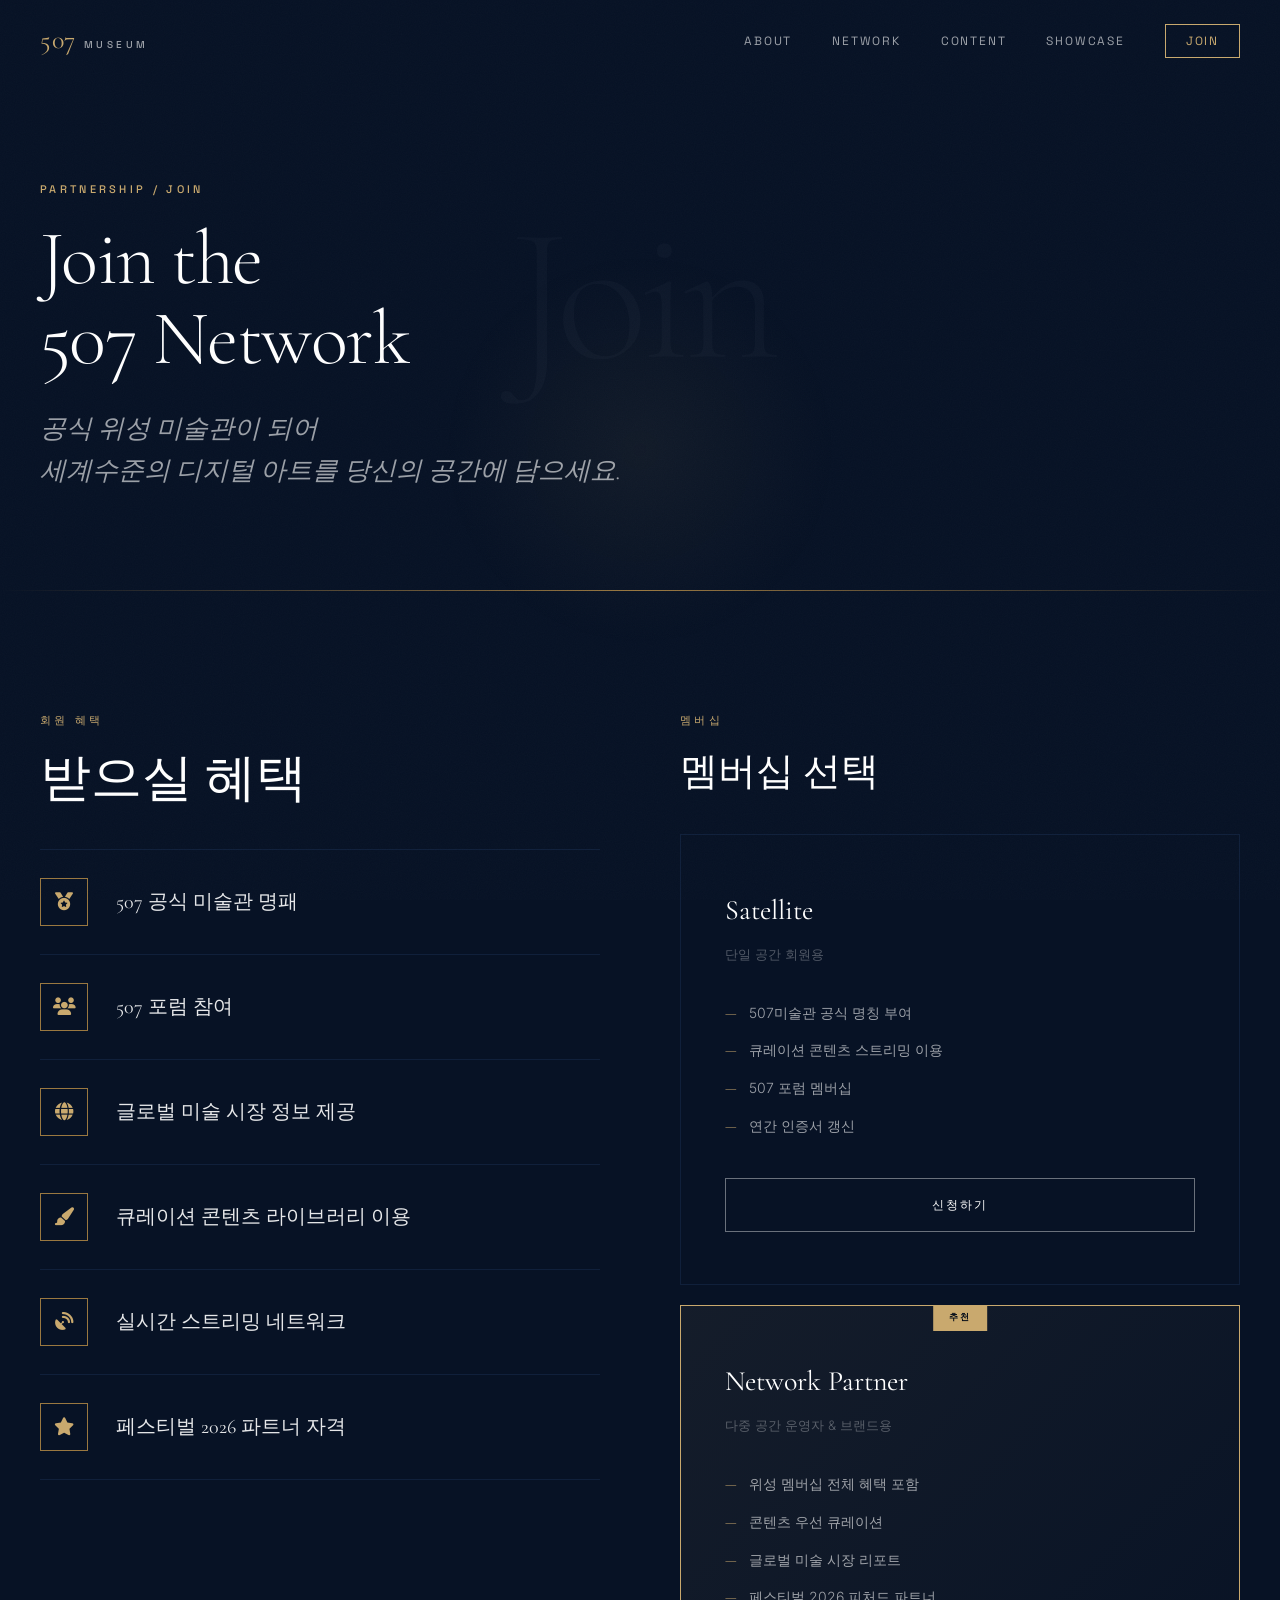
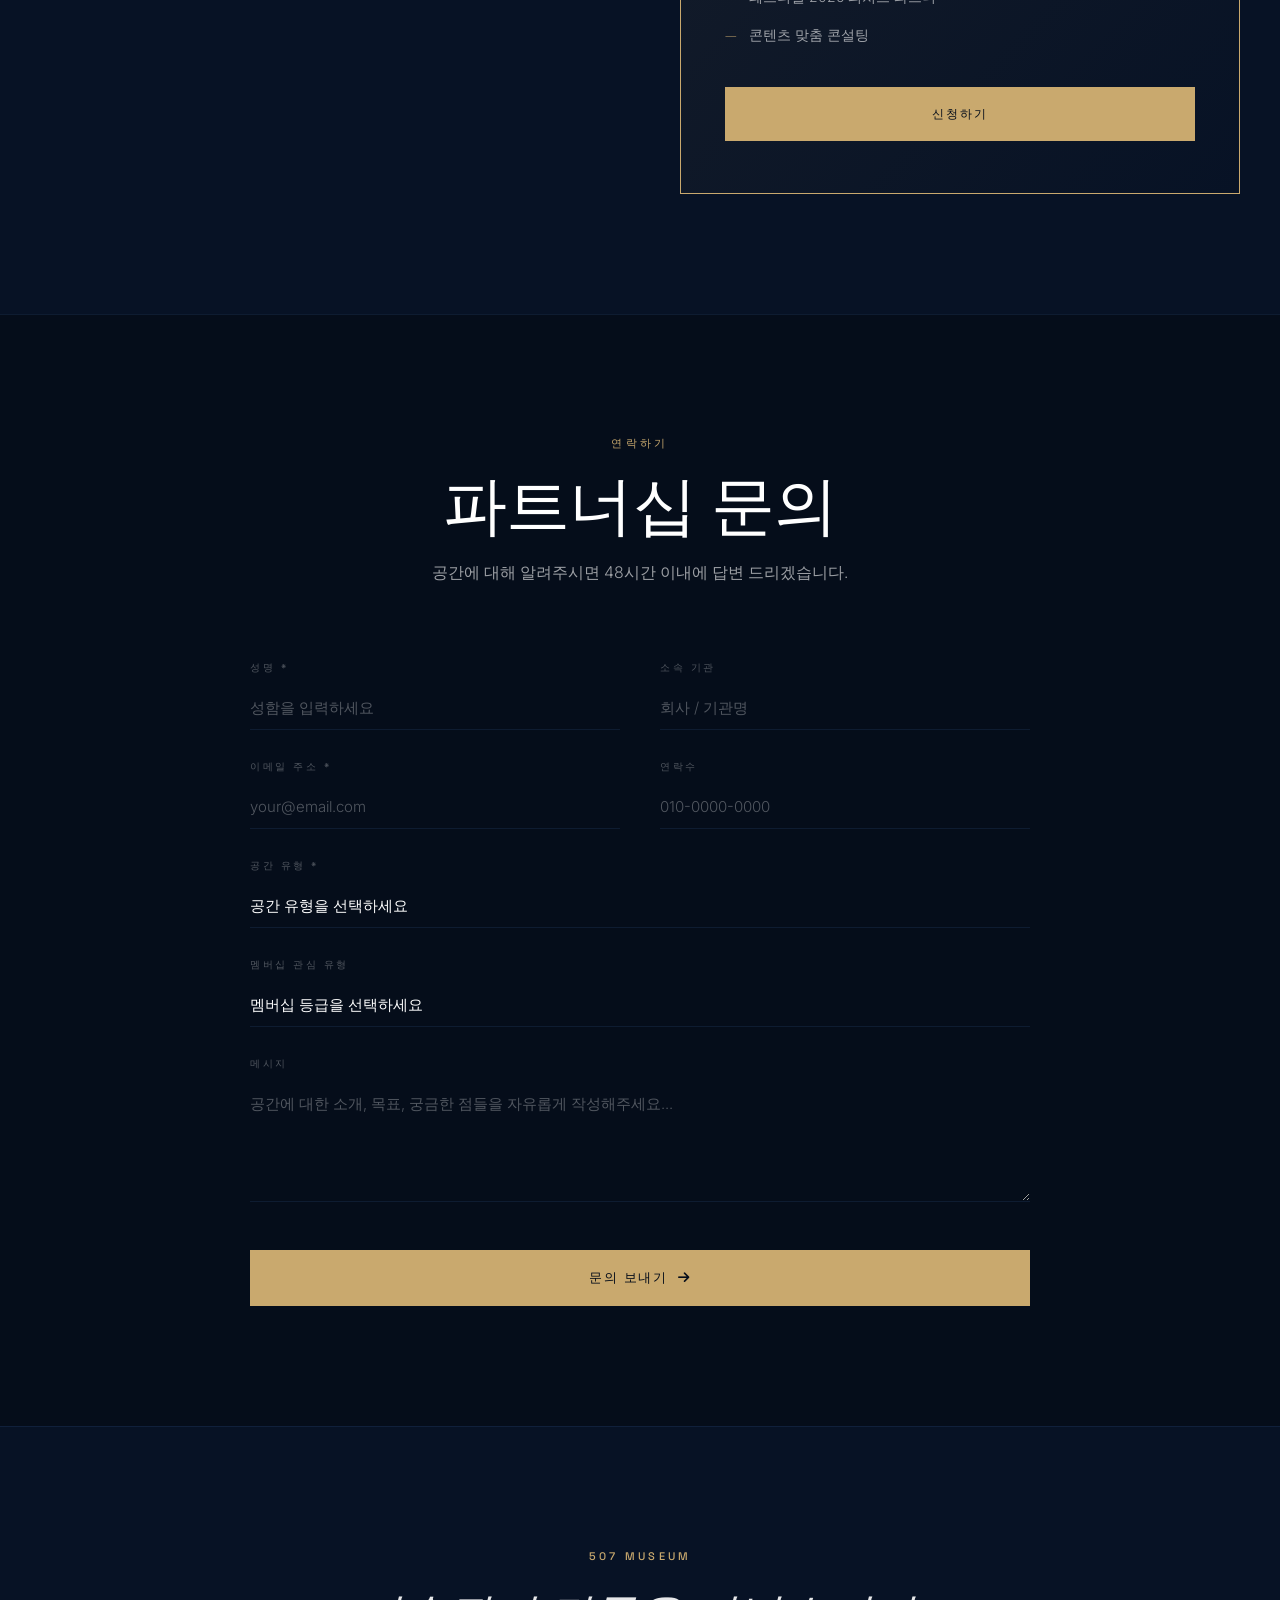
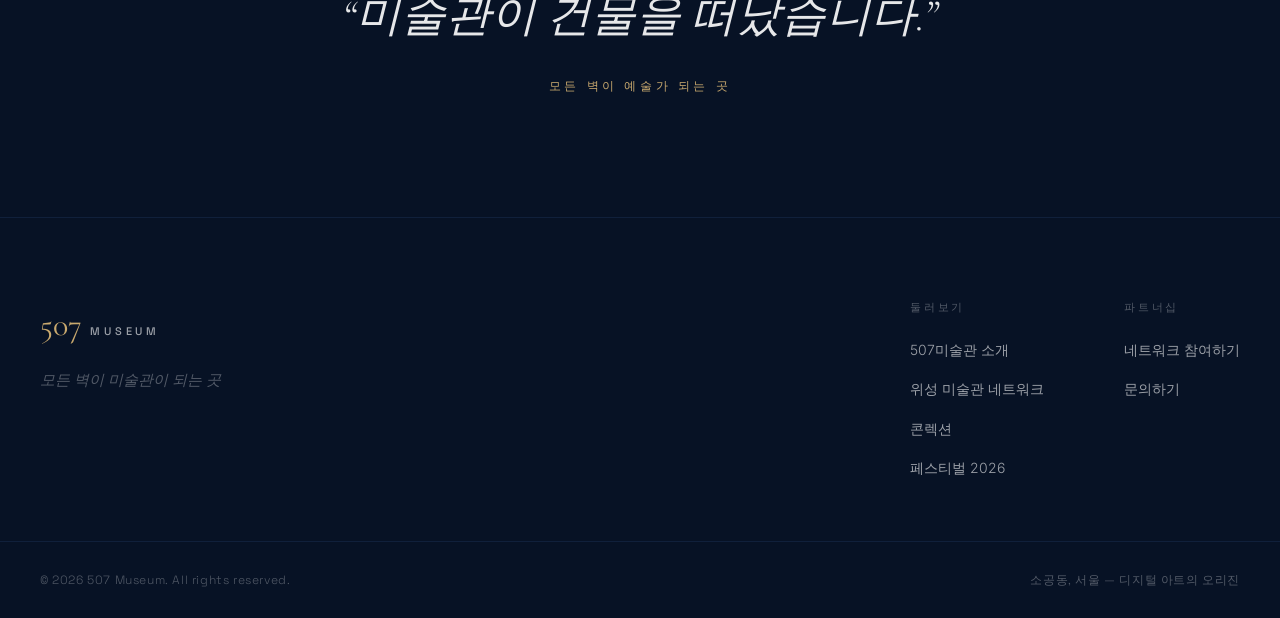
<file: partnership.html>
<!DOCTYPE html>
<html lang="en">
<head>
  <meta charset="UTF-8">
  <meta name="viewport" content="width=device-width, initial-scale=1.0">
  <title>Partnership — Join 507 Museum Network</title>
  <meta name="description" content="507 위성 미술관 네트워크에 참여하세요. 프리미엄 디지털 아트를 당신의 공간에 담고 싶은 모든 공간을 위한 파트너십 문의.">
  <link rel="preconnect" href="https://fonts.googleapis.com">
  <link rel="preconnect" href="https://fonts.gstatic.com" crossorigin>
  <link href="https://fonts.googleapis.com/css2?family=Cormorant+Garamond:ital,wght@0,300;0,400;0,500;1,300;1,400&family=Inter:wght@300;400;500&family=Space+Grotesk:wght@300;400;500;600&display=swap" rel="stylesheet">
  <link rel="stylesheet" href="https://cdn.jsdelivr.net/npm/@fortawesome/fontawesome-free@6.4.0/css/all.min.css">
  <link rel="stylesheet" href="css/style.css">
  <style>
    /* Partnership-specific styles */
    .form-group {
      margin-bottom: 28px;
    }

    .form-group label {
      display: block;
      font-family: var(--font-display);
      font-size: 10px;
      font-weight: 500;
      letter-spacing: 0.25em;
      text-transform: uppercase;
      color: var(--color-white-30);
      margin-bottom: 10px;
    }

    .form-group input,
    .form-group textarea,
    .form-group select {
      width: 100%;
      background: transparent;
      border: none;
      border-bottom: 1px solid var(--color-border);
      padding: 12px 0;
      font-family: var(--font-sans);
      font-size: 15px;
      font-weight: 300;
      color: var(--color-white);
      outline: none;
      transition: border-color var(--transition-base);
      appearance: none;
    }

    .form-group select option {
      background: var(--color-dark);
      color: var(--color-white);
    }

    .form-group input:focus,
    .form-group textarea:focus,
    .form-group select:focus {
      border-bottom-color: var(--color-gold);
    }

    .form-group input::placeholder,
    .form-group textarea::placeholder {
      color: var(--color-white-30);
    }

    .form-group textarea {
      min-height: 120px;
      resize: vertical;
    }

    .form-grid {
      display: grid;
      grid-template-columns: 1fr 1fr;
      gap: 0 40px;
    }

    .contact-form .btn--primary {
      width: 100%;
      justify-content: center;
      margin-top: 12px;
      font-size: 13px;
      padding: 18px 40px;
    }

    .plan-card {
      background: var(--color-near-black);
      border: 1px solid var(--color-border);
      padding: 52px 44px;
      position: relative;
      transition: border-color var(--transition-base), transform var(--transition-base);
    }

    .plan-card:hover {
      border-color: var(--color-gold-dark);
      transform: translateY(-4px);
    }

    .plan-card--featured {
      border-color: var(--color-gold);
      background: linear-gradient(135deg, rgba(201,169,110,0.07), var(--color-near-black));
    }

    .plan-card--featured::before {
      content: '추천';
      position: absolute;
      top: -1px;
      left: 50%;
      transform: translateX(-50%);
      background: var(--color-gold);
      color: var(--color-black);
      font-family: var(--font-display);
      font-size: 9px;
      font-weight: 600;
      letter-spacing: 0.2em;
      text-transform: uppercase;
      padding: 5px 16px;
    }

    .plan-card__title {
      font-family: var(--font-serif);
      font-size: 28px;
      font-weight: 400;
      color: var(--color-white);
      margin-bottom: 8px;
    }

    .plan-card__subtitle {
      font-size: 13px;
      color: var(--color-white-30);
      font-weight: 300;
      margin-bottom: 36px;
    }

    .plan-card__features {
      list-style: none;
      display: flex;
      flex-direction: column;
      gap: 14px;
      margin-bottom: 40px;
    }

    .plan-card__features li {
      display: flex;
      align-items: flex-start;
      gap: 12px;
      font-size: 14px;
      color: var(--color-white-60);
      font-weight: 300;
    }

    .plan-card__features li::before {
      content: '—';
      color: var(--color-gold);
      flex-shrink: 0;
      font-family: var(--font-serif);
    }

    @media (max-width: 768px) {
      .form-grid {
        grid-template-columns: 1fr;
      }
    }
  </style>
</head>
<body>

  <!-- NAV -->
  <nav class="nav" id="mainNav">
    <div class="nav__logo"><a href="index.html"><span class="nav__logo-number">507</span><span class="nav__logo-text">MUSEUM</span></a></div>
    <ul class="nav__links">
      <li><a href="about.html">About</a></li>
      <li><a href="network.html">Network</a></li>
      <li><a href="content.html">Content</a></li>
      <li><a href="showcase.html">Showcase</a></li>
      <li><a href="partnership.html" class="nav__cta active">Join</a></li>
    </ul>
    <button class="nav__hamburger" id="hamburger"><span></span><span></span><span></span></button>
  </nav>
  <div class="mobile-menu" id="mobileMenu">
    <ul>
      <li><a href="about.html">About</a></li>
      <li><a href="network.html">Network</a></li>
      <li><a href="content.html">Content</a></li>
      <li><a href="showcase.html">Showcase</a></li>
      <li><a href="partnership.html">Join</a></li>
    </ul>
  </div>

  <!-- PAGE HERO -->
  <section class="page-hero">
    <div class="page-hero__bg-text">Join</div>
    <div class="container">
      <p class="section-eyebrow reveal-up">Partnership / Join</p>
      <h1 class="reveal-up delay-1">
        Join the<br>507 Network
      </h1>
      <p class="lead reveal-up delay-2">
        공식 위성 미술관이 되어<br>세계수준의 디지털 아트를 당신의 공간에 담으세요.
      </p>
    </div>
  </section>

  <!-- BENEFITS -->
  <section class="section section--dark">
    <div class="container">
      <div style="display: grid; grid-template-columns: 1fr 1fr; gap: 80px; align-items: start;">
        <div class="reveal-up">
          <p class="section-eyebrow">회원 혜택</p>
          <h2 style="font-family: var(--font-serif); font-size: clamp(32px, 4vw, 52px); font-weight:300; line-height:1.15; margin-bottom: 40px;">받으실 혜택</h2>
          <ul class="benefits-list">
            <li class="benefit-item">
              <div class="benefit-item__icon">
                <i class="fas fa-medal"></i>
              </div>
              <div class="benefit-item__text">507 공식 미술관 명패</div>
            </li>
            <li class="benefit-item">
              <div class="benefit-item__icon">
                <i class="fas fa-users"></i>
              </div>
              <div class="benefit-item__text">507 포럼 참여</div>
            </li>
            <li class="benefit-item">
              <div class="benefit-item__icon">
                <i class="fas fa-globe"></i>
              </div>
              <div class="benefit-item__text">글로벌 미술 시장 정보 제공</div>
            </li>
            <li class="benefit-item">
              <div class="benefit-item__icon">
                <i class="fas fa-paint-brush"></i>
              </div>
              <div class="benefit-item__text">큐레이션 콘텐츠 라이브러리 이용</div>
            </li>
            <li class="benefit-item">
              <div class="benefit-item__icon">
                <i class="fas fa-satellite-dish"></i>
              </div>
              <div class="benefit-item__text">실시간 스트리밍 네트워크</div>
            </li>
            <li class="benefit-item">
              <div class="benefit-item__icon">
                <i class="fas fa-star"></i>
              </div>
              <div class="benefit-item__text">페스티벌 2026 파트너 자격</div>
            </li>
          </ul>
        </div>

        <!-- Membership Cards -->
        <div class="reveal-up delay-2">
          <p class="section-eyebrow">멤버십</p>
          <h2 style="font-family: var(--font-serif); font-size: clamp(28px, 3vw, 44px); font-weight:300; line-height:1.15; margin-bottom: 40px;">멤버십 선택</h2>
          <div style="display: flex; flex-direction: column; gap: 20px;">
            <div class="plan-card">
              <h3 class="plan-card__title">Satellite</h3>
              <p class="plan-card__subtitle">단일 공간 회원용</p>
              <ul class="plan-card__features">
                <li>507미술관 공식 명칭 부여</li>
                <li>큐레이션 콘텐츠 스트리밍 이용</li>
                <li>507 포럼 멤버십</li>
                <li>연간 인증서 갱신</li>
              </ul>
              <a href="#inquiry" class="btn btn--outline" style="width:100%; justify-content:center;">신청하기</a>
            </div>

            <div class="plan-card plan-card--featured">
              <h3 class="plan-card__title">Network Partner</h3>
              <p class="plan-card__subtitle">다중 공간 운영자 &amp; 브랜드용</p>
              <ul class="plan-card__features">
                <li>위성 멤버십 전체 혜택 포함</li>
                <li>콘텐츠 우선 큐레이션</li>
                <li>글로벌 미술 시장 리포트</li>
                <li>페스티벌 2026 피처드 파트너</li>
                <li>콘텐츠 맞춤 콘설팅</li>
              </ul>
              <a href="#inquiry" class="btn btn--primary" style="width:100%; justify-content:center;">신청하기</a>
            </div>
          </div>
        </div>
      </div>
    </div>
  </section>

  <!-- INQUIRY FORM -->
  <section class="section section--darker section--border-top" id="inquiry">
    <div class="container" style="max-width: 860px;">
      <div style="text-align:center; margin-bottom: 72px;">
        <p class="section-eyebrow reveal-up">연락하기</p>
        <h2 class="section-title reveal-up delay-1">파트너십 문의</h2>
        <p class="section-subtitle reveal-up delay-2">
          공간에 대해 알려주시면 48시간 이내에 답변 드리겠습니다.
        </p>
      </div>

      <form class="contact-form reveal-up delay-2" id="partnerForm">
        <div class="form-grid">
          <div class="form-group">
            <label for="name">성명 *</label>
            <input type="text" id="name" name="name" placeholder="성함을 입력하세요" required>
          </div>
          <div class="form-group">
            <label for="org">소속 기관</label>
            <input type="text" id="org" name="organization" placeholder="회사 / 기관명">
          </div>
        </div>
        <div class="form-grid">
          <div class="form-group">
            <label for="email">이메일 주소 *</label>
            <input type="email" id="email" name="email" placeholder="your@email.com" required>
          </div>
          <div class="form-group">
            <label for="phone">연락수</label>
            <input type="tel" id="phone" name="phone" placeholder="010-0000-0000">
          </div>
        </div>
        <div class="form-group">
          <label for="space-type">공간 유형 *</label>
          <select id="space-type" name="space_type" required>
            <option value="" disabled selected>공간 유형을 선택하세요</option>
            <option value="corporate">기업 오피스 / 본사</option>
            <option value="hotel">호텔 / 리조트</option>
            <option value="medical">의료기관 / 병원</option>
            <option value="public">공공기관 / 문화시설</option>
            <option value="retail">리테일 / 상업시설</option>
            <option value="other">기타</option>
          </select>
        </div>
        <div class="form-group">
          <label for="membership">멤버십 관심 유형</label>
          <select id="membership" name="membership">
            <option value="" disabled selected>멤버십 등급을 선택하세요</option>
            <option value="satellite">위성 멤버</option>
            <option value="network">네트워크 파트너</option>
            <option value="unsure">미정</option>
          </select>
        </div>
        <div class="form-group">
          <label for="message">메시지</label>
          <textarea id="message" name="message" placeholder="공간에 대한 소개, 목표, 궁금한 점들을 자유롭게 작성해주세요..."></textarea>
        </div>
        <button type="submit" class="btn btn--primary">
          <span>문의 보내기</span>
          <i class="fas fa-arrow-right"></i>
        </button>
      </form>
    </div>
  </section>

  <!-- FINAL QUOTE -->
  <section style="padding: 120px 0; background: var(--color-near-black); border-top: 1px solid var(--color-border); text-align:center;">
    <div class="container" style="max-width:700px;">
      <p class="section-eyebrow reveal-up">507 Museum</p>
      <blockquote style="font-family: var(--font-serif); font-size: clamp(24px, 3.5vw, 46px); font-weight:300; font-style:italic; color:var(--color-white-90); line-height:1.4; margin-bottom:28px;" class="reveal-up delay-1">
        &ldquo;미술관이 건물을 떠났습니다.&rdquo;
      </blockquote>
      <p style="font-family:var(--font-display); font-size:12px; letter-spacing:0.3em; text-transform:uppercase; color:var(--color-gold);" class="reveal-up delay-2">
        모든 벽이 예술가 되는 곳
      </p>
    </div>
  </section>

  <!-- FOOTER -->
  <footer class="footer">
    <div class="footer__top container">
      <div class="footer__brand">
        <div class="footer__logo"><span class="footer__logo-number">507</span><span class="footer__logo-text">MUSEUM</span></div>
        <p class="footer__tagline">모든 벽이 미술관이 되는 곳</p>
      </div>
      <div class="footer__links">
        <div class="footer__col">
          <h4>둘러보기</h4>
          <ul>
            <li><a href="about.html">507미술관 소개</a></li>
            <li><a href="network.html">위성 미술관 네트워크</a></li>
            <li><a href="content.html">콘렉션</a></li>
            <li><a href="showcase.html">페스티벌 2026</a></li>
          </ul>
        </div>
        <div class="footer__col">
          <h4>파트너십</h4>
          <ul>
            <li><a href="partnership.html">네트워크 참여하기</a></li>
            <li><a href="partnership.html#inquiry">문의하기</a></li>
          </ul>
        </div>
      </div>
    </div>
    <div class="footer__bottom container">
      <p>&copy; 2026 507 Museum. All rights reserved.</p>
      <p>소공동, 서울 — 디지털 아트의 오리진</p>
    </div>
  </footer>

  <script src="js/main.js"></script>
</body>
</html>
</file>
<file: css/style.css>
/* =============================================
   507 MUSEUM — LUXURY DESIGN SYSTEM
   ============================================= */

/* ---------- CSS Variables ---------- */
:root {
  --color-black: #050d1a;
  --color-near-black: #071225;
  --color-dark: #0a1830;
  --color-dark-2: #0d1f3c;
  --color-border: rgba(100, 160, 255, 0.10);
  --color-border-hover: rgba(100, 160, 255, 0.25);
  --color-white: #ffffff;
  --color-white-90: rgba(255, 255, 255, 0.9);
  --color-white-60: rgba(255, 255, 255, 0.6);
  --color-white-30: rgba(255, 255, 255, 0.3);
  --color-white-10: rgba(255, 255, 255, 0.1);
  --color-gold: #c9a96e;
  --color-gold-light: #e4c896;
  --color-gold-dark: #9a7840;
  --color-accent: #c9a96e;

  --font-serif: 'Cormorant Garamond', Georgia, serif;
  --font-sans: 'Inter', system-ui, sans-serif;
  --font-display: 'Space Grotesk', system-ui, sans-serif;

  --nav-height: 80px;
  --section-pad: 120px;
  --section-pad-mobile: 80px;

  --transition-base: 0.4s cubic-bezier(0.25, 0.46, 0.45, 0.94);
  --transition-slow: 0.7s cubic-bezier(0.25, 0.46, 0.45, 0.94);
}

/* ---------- Reset & Base ---------- */
*, *::before, *::after {
  box-sizing: border-box;
  margin: 0;
  padding: 0;
}

html {
  scroll-behavior: smooth;
  font-size: 16px;
}

body {
  background-color: var(--color-black);
  color: var(--color-white);
  font-family: var(--font-sans);
  font-weight: 300;
  line-height: 1.7;
  overflow-x: hidden;
  -webkit-font-smoothing: antialiased;
  background-image: radial-gradient(ellipse at top left, rgba(15, 40, 100, 0.3) 0%, transparent 60%), radial-gradient(ellipse at bottom right, rgba(10, 25, 70, 0.2) 0%, transparent 60%);
}

/* Subtle film grain texture overlay */
body::before {
  content: '';
  position: fixed;
  inset: 0;
  pointer-events: none;
  z-index: 9999;
  opacity: 0.025;
  background-image: url("data:image/svg+xml,%3Csvg viewBox='0 0 256 256' xmlns='http://www.w3.org/2000/svg'%3E%3Cfilter id='noise'%3E%3CfeTurbulence type='fractalNoise' baseFrequency='0.9' numOctaves='4' stitchTiles='stitch'/%3E%3C/filter%3E%3Crect width='100%25' height='100%25' filter='url(%23noise)'/%3E%3C/svg%3E");
  background-size: 256px 256px;
}

img {
  max-width: 100%;
  display: block;
}

a {
  color: inherit;
  text-decoration: none;
}

ul {
  list-style: none;
}

.container {
  max-width: 1280px;
  margin: 0 auto;
  padding: 0 40px;
}

/* ---------- Typography Utilities ---------- */
.section-eyebrow {
  font-family: var(--font-display);
  font-size: 11px;
  font-weight: 500;
  letter-spacing: 0.3em;
  text-transform: uppercase;
  color: var(--color-gold);
  display: block;
  margin-bottom: 20px;
}

.section-title {
  font-family: var(--font-serif);
  font-size: clamp(36px, 5vw, 68px);
  font-weight: 300;
  line-height: 1.1;
  letter-spacing: -0.01em;
  color: var(--color-white);
}

.section-subtitle {
  font-family: var(--font-sans);
  font-size: 16px;
  font-weight: 300;
  color: var(--color-white-60);
  margin-top: 16px;
}

/* ---------- Buttons ---------- */
.btn {
  display: inline-flex;
  align-items: center;
  gap: 10px;
  font-family: var(--font-display);
  font-size: 12px;
  font-weight: 500;
  letter-spacing: 0.15em;
  text-transform: uppercase;
  padding: 16px 36px;
  border-radius: 0;
  cursor: pointer;
  transition: all var(--transition-base);
  position: relative;
  overflow: hidden;
}

.btn--primary {
  background: var(--color-gold);
  color: var(--color-black);
  border: 1px solid var(--color-gold);
}

.btn--primary::before {
  content: '';
  position: absolute;
  inset: 0;
  background: var(--color-black);
  transform: translateX(-101%);
  transition: transform var(--transition-base);
}

.btn--primary:hover {
  color: var(--color-gold);
}

.btn--primary:hover::before {
  transform: translateX(0);
}

.btn--primary span,
.btn--outline span {
  position: relative;
  z-index: 1;
}

.btn--outline {
  background: transparent;
  color: var(--color-white);
  border: 1px solid rgba(255, 255, 255, 0.4);
}

.btn--outline::before {
  content: '';
  position: absolute;
  inset: 0;
  background: var(--color-white);
  transform: translateX(-101%);
  transition: transform var(--transition-base);
}

.btn--outline:hover {
  color: var(--color-black);
  border-color: var(--color-white);
}

.btn--outline:hover::before {
  transform: translateX(0);
}

.btn-text {
  display: inline-flex;
  align-items: center;
  gap: 10px;
  font-family: var(--font-display);
  font-size: 12px;
  font-weight: 500;
  letter-spacing: 0.2em;
  text-transform: uppercase;
  color: var(--color-gold);
  position: relative;
}

.btn-text::after {
  content: '';
  position: absolute;
  bottom: -2px;
  left: 0;
  width: 0;
  height: 1px;
  background: var(--color-gold);
  transition: width var(--transition-base);
}

.btn-text:hover::after {
  width: 100%;
}

.btn-text i {
  transition: transform var(--transition-base);
}

.btn-text:hover i {
  transform: translateX(4px);
}

/* ---------- Reveal Animations ---------- */
.reveal-up {
  opacity: 0;
  transform: translateY(40px);
  transition: opacity 0.8s cubic-bezier(0.25, 0.46, 0.45, 0.94),
              transform 0.8s cubic-bezier(0.25, 0.46, 0.45, 0.94);
}

.reveal-up.is-visible {
  opacity: 1;
  transform: translateY(0);
}

.delay-1 { transition-delay: 0.1s; }
.delay-2 { transition-delay: 0.2s; }
.delay-3 { transition-delay: 0.35s; }
.delay-4 { transition-delay: 0.5s; }

/* ---------- Navigation ---------- */
.nav {
  position: fixed;
  top: 0;
  left: 0;
  right: 0;
  height: var(--nav-height);
  display: flex;
  align-items: center;
  justify-content: space-between;
  padding: 0 40px;
  z-index: 1000;
  transition: background var(--transition-base), backdrop-filter var(--transition-base);
}

.nav.scrolled {
  background: rgba(5, 13, 26, 0.95);
  backdrop-filter: blur(20px);
  border-bottom: 1px solid rgba(100, 160, 255, 0.12);
}

.nav__logo a {
  display: flex;
  align-items: baseline;
  gap: 8px;
}

.nav__logo-number {
  font-family: var(--font-serif);
  font-size: 26px;
  font-weight: 400;
  color: var(--color-gold);
  letter-spacing: 0.02em;
}

.nav__logo-text {
  font-family: var(--font-display);
  font-size: 10px;
  font-weight: 500;
  letter-spacing: 0.35em;
  color: var(--color-white-60);
}

.nav__links {
  display: flex;
  align-items: center;
  gap: 40px;
}

.nav__links a {
  font-family: var(--font-display);
  font-size: 12px;
  font-weight: 400;
  letter-spacing: 0.15em;
  text-transform: uppercase;
  color: var(--color-white-60);
  transition: color var(--transition-base);
  position: relative;
}

.nav__links a::after {
  content: '';
  position: absolute;
  bottom: -4px;
  left: 0;
  width: 0;
  height: 1px;
  background: var(--color-gold);
  transition: width var(--transition-base);
}

.nav__links a:hover,
.nav__links a.active {
  color: var(--color-white);
}

.nav__links a:hover::after,
.nav__links a.active::after {
  width: 100%;
}

.nav__cta {
  color: var(--color-gold) !important;
  border: 1px solid var(--color-gold) !important;
  padding: 8px 20px;
}

.nav__cta::after {
  display: none !important;
}

.nav__cta:hover {
  background: var(--color-gold);
  color: var(--color-black) !important;
}

.nav__hamburger {
  display: none;
  flex-direction: column;
  gap: 5px;
  background: none;
  border: none;
  cursor: pointer;
  padding: 4px;
}

.nav__hamburger span {
  display: block;
  width: 24px;
  height: 1px;
  background: var(--color-white);
  transition: all var(--transition-base);
}

.nav__hamburger.active span:nth-child(1) {
  transform: rotate(45deg) translate(4px, 4px);
}

.nav__hamburger.active span:nth-child(2) {
  opacity: 0;
}

.nav__hamburger.active span:nth-child(3) {
  transform: rotate(-45deg) translate(4px, -4px);
}

/* Mobile Menu */
.mobile-menu {
  position: fixed;
  top: 0;
  left: 0;
  right: 0;
  bottom: 0;
  background: rgba(8, 8, 8, 0.98);
  z-index: 999;
  display: flex;
  align-items: center;
  justify-content: center;
  opacity: 0;
  pointer-events: none;
  transition: opacity var(--transition-base);
}

.mobile-menu.active {
  opacity: 1;
  pointer-events: all;
}

.mobile-menu ul {
  display: flex;
  flex-direction: column;
  align-items: center;
  gap: 32px;
}

.mobile-menu ul a {
  font-family: var(--font-serif);
  font-size: 36px;
  font-weight: 300;
  color: var(--color-white-60);
  transition: color var(--transition-base);
}

.mobile-menu ul a:hover {
  color: var(--color-gold);
}

/* ---------- HERO ---------- */
.hero {
  position: relative;
  height: 100vh;
  min-height: 700px;
  display: flex;
  align-items: flex-end;
  padding-bottom: 100px;
  overflow: hidden;
}

.hero__canvas {
  position: absolute;
  inset: 0;
  width: 100%;
  height: 100%;
  z-index: 0;
}

.hero__overlay {
  position: absolute;
  inset: 0;
  background: linear-gradient(
    135deg,
    rgba(5, 13, 26, 0.85) 0%,
    rgba(5, 13, 26, 0.4) 60%,
    rgba(5, 13, 26, 0.6) 100%
  );
  z-index: 1;
}

.hero__content {
  position: relative;
  z-index: 2;
  padding-left: 80px;
  max-width: 860px;
}

.hero__eyebrow {
  font-family: var(--font-display);
  font-size: 11px;
  font-weight: 500;
  letter-spacing: 0.4em;
  text-transform: uppercase;
  color: var(--color-gold);
  margin-bottom: 24px;
  display: block;
}

.hero__title {
  font-family: var(--font-serif);
  font-size: clamp(52px, 8vw, 110px);
  font-weight: 300;
  line-height: 1.0;
  letter-spacing: -0.02em;
  color: var(--color-white);
  margin-bottom: 28px;
}

.hero__title em {
  font-style: normal;
  color: var(--color-white);
}

.hero__subtitle {
  font-family: var(--font-sans);
  font-size: 15px;
  font-weight: 300;
  line-height: 1.8;
  color: var(--color-white-60);
  margin-bottom: 44px;
}

.hero__cta-group {
  display: flex;
  align-items: center;
  gap: 20px;
  flex-wrap: wrap;
}

.hero__scroll-indicator {
  position: absolute;
  bottom: 48px;
  right: 60px;
  z-index: 2;
  display: flex;
  flex-direction: column;
  align-items: center;
  gap: 12px;
}

.hero__scroll-indicator span {
  font-family: var(--font-display);
  font-size: 10px;
  letter-spacing: 0.3em;
  text-transform: uppercase;
  color: var(--color-white-30);
  writing-mode: vertical-lr;
}

.hero__scroll-line {
  width: 1px;
  height: 60px;
  background: linear-gradient(to bottom, var(--color-white-30), transparent);
  animation: scrollLine 2s ease-in-out infinite;
}

@keyframes scrollLine {
  0% { transform: scaleY(0); transform-origin: top; }
  50% { transform: scaleY(1); transform-origin: top; }
  51% { transform: scaleY(1); transform-origin: bottom; }
  100% { transform: scaleY(0); transform-origin: bottom; }
}

/* ---------- VISION ---------- */
.vision {
  padding: var(--section-pad) 0;
  background: var(--color-near-black);
  position: relative;
}

.vision::before {
  content: '';
  position: absolute;
  top: 0;
  left: 0;
  right: 0;
  height: 1px;
  background: linear-gradient(90deg, transparent, var(--color-gold-dark), transparent);
}

.vision__header {
  text-align: center;
  margin-bottom: 80px;
}

.vision__grid {
  display: grid;
  grid-template-columns: repeat(3, 1fr);
  gap: 1px;
  background: var(--color-border);
}

.vision__card {
  background: var(--color-near-black);
  padding: 64px 48px;
  text-align: center;
  transition: background var(--transition-base);
  position: relative;
  overflow: hidden;
}

.vision__card::before {
  content: '';
  position: absolute;
  bottom: 0;
  left: 50%;
  transform: translateX(-50%);
  width: 0;
  height: 2px;
  background: var(--color-gold);
  transition: width var(--transition-base);
}

.vision__card:hover {
  background: var(--color-dark-2);
}

.vision__card:hover::before {
  width: 60%;
}

.vision__card-icon {
  width: 60px;
  height: 60px;
  margin: 0 auto 36px;
  color: var(--color-gold);
  opacity: 0.8;
}

.vision__card-title {
  font-family: var(--font-serif);
  font-size: 26px;
  font-weight: 400;
  color: var(--color-white);
  margin-bottom: 16px;
  letter-spacing: 0.01em;
}

.vision__card-text {
  font-size: 14px;
  font-weight: 300;
  color: var(--color-white-60);
  line-height: 1.9;
}

/* ---------- NETWORK PREVIEW ---------- */
.network-preview {
  position: relative;
  height: 85vh;
  min-height: 600px;
  display: flex;
  align-items: center;
  overflow: hidden;
}

.network-preview__image-wrap {
  position: absolute;
  inset: 0;
}

.network-preview__img {
  width: 100%;
  height: 100%;
  object-fit: cover;
  transform: scale(1.08);
  transition: transform 8s ease-out;
}

.network-preview:hover .network-preview__img {
  transform: scale(1.0);
}

.network-preview__gradient {
  position: absolute;
  inset: 0;
  background: linear-gradient(
    to right,
    rgba(5, 13, 26, 0.9) 0%,
    rgba(5, 13, 26, 0.5) 50%,
    rgba(5, 13, 26, 0.2) 100%
  );
}

.network-preview__content {
  position: relative;
  z-index: 2;
  max-width: 580px;
}

.network-preview__title {
  font-family: var(--font-serif);
  font-size: clamp(40px, 5.5vw, 74px);
  font-weight: 300;
  line-height: 1.1;
  color: var(--color-white);
  margin-bottom: 20px;
}

.network-preview__text {
  font-family: var(--font-serif);
  font-size: clamp(18px, 2vw, 24px);
  font-weight: 300;
  font-style: normal;
  color: var(--color-gold-light);
  margin-bottom: 40px;
  line-height: 1.5;
}

/* ---------- CONTENT PREVIEW ---------- */
.content-preview {
  padding: var(--section-pad) 0;
  background: var(--color-dark);
  overflow: hidden;
}

.content-preview .container {
  text-align: center;
  margin-bottom: 64px;
}

.content-preview__slider {
  position: relative;
  overflow: hidden;
  padding: 0 40px;
}

.content-preview__track {
  display: flex;
  gap: 24px;
  transition: transform 0.7s cubic-bezier(0.25, 0.46, 0.45, 0.94);
}

.content-preview__card {
  flex: 0 0 calc(33.333% - 16px);
  min-width: 340px;
  background: var(--color-near-black);
  border: 1px solid var(--color-border);
  overflow: hidden;
  position: relative;
  transition: border-color var(--transition-base);
}

.content-preview__card:hover {
  border-color: var(--color-gold-dark);
}

.content-preview__card-img {
  height: 360px;
  background-size: cover;
  background-position: center;
  transition: transform 0.7s ease;
}

.content-preview__card:hover .content-preview__card-img {
  transform: scale(1.04);
}

.content-preview__card-info {
  padding: 36px 32px;
}

.content-preview__card-tag {
  font-family: var(--font-display);
  font-size: 10px;
  font-weight: 500;
  letter-spacing: 0.3em;
  text-transform: uppercase;
  color: var(--color-gold);
  display: block;
  margin-bottom: 12px;
}

.content-preview__card-info h3 {
  font-family: var(--font-serif);
  font-size: 24px;
  font-weight: 400;
  color: var(--color-white);
  margin-bottom: 12px;
}

.content-preview__card-info p {
  font-size: 13px;
  color: var(--color-white-60);
  line-height: 1.7;
  margin-bottom: 24px;
}

.content-preview__nav {
  display: flex;
  justify-content: center;
  gap: 16px;
  margin-top: 48px;
}

.content-prev,
.content-next {
  width: 48px;
  height: 48px;
  border: 1px solid var(--color-border);
  background: transparent;
  color: var(--color-white-60);
  cursor: pointer;
  display: flex;
  align-items: center;
  justify-content: center;
  font-size: 14px;
  transition: all var(--transition-base);
}

.content-prev:hover,
.content-next:hover {
  border-color: var(--color-gold);
  color: var(--color-gold);
  background: rgba(201, 169, 110, 0.08);
}

/* ---------- SHOWCASE PREVIEW ---------- */
.showcase-preview {
  position: relative;
  height: 100vh;
  min-height: 700px;
  display: flex;
  align-items: center;
  overflow: hidden;
}

.showcase-preview__bg {
  position: absolute;
  inset: 0;
}

.showcase-preview__bg img {
  width: 100%;
  height: 100%;
  object-fit: cover;
}

.showcase-preview__overlay {
  position: absolute;
  inset: 0;
  background: linear-gradient(
    135deg,
    rgba(5, 13, 26, 0.88) 0%,
    rgba(5, 13, 26, 0.55) 60%,
    rgba(5, 13, 26, 0.3) 100%
  );
}

.showcase-preview__content {
  position: relative;
  z-index: 2;
}

.showcase-preview__title {
  font-family: var(--font-serif);
  font-size: clamp(52px, 8vw, 112px);
  font-weight: 300;
  line-height: 1.0;
  color: var(--color-white);
  margin-bottom: 20px;
  letter-spacing: -0.02em;
}

.showcase-preview__subtitle {
  font-size: 16px;
  font-weight: 300;
  color: var(--color-white-60);
  margin-bottom: 48px;
}

.showcase-preview__dates {
  display: flex;
  align-items: center;
  gap: 40px;
  margin-bottom: 56px;
}

.showcase-preview__date {
  display: flex;
  flex-direction: column;
  gap: 6px;
}

.date-label {
  font-family: var(--font-display);
  font-size: 10px;
  letter-spacing: 0.3em;
  text-transform: uppercase;
  color: var(--color-gold);
}

.date-value {
  font-family: var(--font-serif);
  font-size: 28px;
  font-weight: 400;
  color: var(--color-white);
}

.showcase-preview__date-divider {
  width: 1px;
  height: 48px;
  background: var(--color-white-30);
}

/* ---------- FOOTER ---------- */
.footer {
  background: var(--color-near-black);
  border-top: 1px solid var(--color-border);
}

.footer__top {
  display: flex;
  justify-content: space-between;
  align-items: flex-start;
  padding: 80px 40px 60px;
  gap: 60px;
}

.footer__logo {
  display: flex;
  align-items: baseline;
  gap: 8px;
  margin-bottom: 16px;
}

.footer__logo-number {
  font-family: var(--font-serif);
  font-size: 32px;
  font-weight: 400;
  color: var(--color-gold);
}

.footer__logo-text {
  font-family: var(--font-display);
  font-size: 11px;
  font-weight: 500;
  letter-spacing: 0.35em;
  color: var(--color-white-60);
}

.footer__tagline {
  font-family: var(--font-serif);
  font-size: 15px;
  font-style: italic;
  color: var(--color-white-30);
  max-width: 260px;
  line-height: 1.6;
}

.footer__links {
  display: flex;
  gap: 80px;
}

.footer__col h4 {
  font-family: var(--font-display);
  font-size: 11px;
  font-weight: 500;
  letter-spacing: 0.25em;
  text-transform: uppercase;
  color: var(--color-white-30);
  margin-bottom: 20px;
}

.footer__col ul {
  display: flex;
  flex-direction: column;
  gap: 12px;
}

.footer__col a {
  font-size: 14px;
  font-weight: 300;
  color: var(--color-white-60);
  transition: color var(--transition-base);
}

.footer__col a:hover {
  color: var(--color-gold);
}

.footer__bottom {
  display: flex;
  justify-content: space-between;
  align-items: center;
  padding: 28px 40px;
  border-top: 1px solid var(--color-border);
}

.footer__bottom p {
  font-family: var(--font-display);
  font-size: 12px;
  font-weight: 300;
  color: var(--color-white-30);
  letter-spacing: 0.05em;
}

/* ---------- Parallax Image ---------- */
.parallax-img {
  will-change: transform;
}

/* =============================================
   INNER PAGES — Shared Styles
   ============================================= */

/* Page Hero */
.page-hero {
  position: relative;
  padding: calc(var(--nav-height) + 100px) 0 100px;
  background: var(--color-near-black);
  overflow: hidden;
}

.page-hero::after {
  content: '';
  position: absolute;
  bottom: 0;
  left: 0;
  right: 0;
  height: 1px;
  background: linear-gradient(90deg, transparent, var(--color-gold-dark), transparent);
}

.page-hero__bg-text {
  position: absolute;
  top: 50%;
  left: 50%;
  transform: translate(-50%, -50%);
  font-family: var(--font-serif);
  font-size: clamp(100px, 15vw, 220px);
  font-weight: 300;
  color: rgba(255,255,255,0.025);
  white-space: nowrap;
  pointer-events: none;
  user-select: none;
  letter-spacing: -0.05em;
}

.page-hero .container {
  position: relative;
  z-index: 1;
}

.page-hero h1 {
  font-family: var(--font-serif);
  font-size: clamp(42px, 6vw, 90px);
  font-weight: 300;
  line-height: 1.05;
  letter-spacing: -0.02em;
  color: var(--color-white);
  margin-bottom: 28px;
}

.page-hero .lead {
  font-family: var(--font-serif);
  font-size: clamp(18px, 2.2vw, 26px);
  font-weight: 300;
  font-style: italic;
  color: var(--color-white-60);
  max-width: 640px;
  line-height: 1.6;
}

/* Section Generic */
.section {
  padding: var(--section-pad) 0;
  position: relative;
}

.section--dark {
  background: var(--color-near-black);
}

.section--darker {
  background: var(--color-black);
}

.section--border-top::before {
  content: '';
  position: absolute;
  top: 0;
  left: 0;
  right: 0;
  height: 1px;
  background: var(--color-border);
}

/* Image + Text Split */
.split-block {
  display: grid;
  grid-template-columns: 1fr 1fr;
  gap: 80px;
  align-items: center;
}

.split-block--reverse {
  direction: rtl;
}

.split-block--reverse > * {
  direction: ltr;
}

.split-block__img {
  aspect-ratio: 4/3;
  overflow: hidden;
  position: relative;
}

.split-block__img img {
  width: 100%;
  height: 100%;
  object-fit: cover;
  transition: transform 0.8s ease;
}

.split-block__img:hover img {
  transform: scale(1.04);
}

.split-block__img-tag {
  position: absolute;
  top: 24px;
  left: 24px;
  background: var(--color-gold);
  color: var(--color-black);
  font-family: var(--font-display);
  font-size: 10px;
  font-weight: 500;
  letter-spacing: 0.2em;
  text-transform: uppercase;
  padding: 6px 14px;
}

.split-block__text h2 {
  font-family: var(--font-serif);
  font-size: clamp(32px, 4vw, 54px);
  font-weight: 300;
  line-height: 1.15;
  color: var(--color-white);
  margin-bottom: 24px;
}

.split-block__text p {
  font-size: 15px;
  font-weight: 300;
  color: var(--color-white-60);
  line-height: 1.8;
  margin-bottom: 16px;
}

/* Cards Grid */
.cards-grid {
  display: grid;
  grid-template-columns: repeat(3, 1fr);
  gap: 1px;
  background: var(--color-border);
}

.feature-card {
  background: var(--color-near-black);
  padding: 56px 44px;
  position: relative;
  overflow: hidden;
  transition: background var(--transition-base);
}

.feature-card::after {
  content: '';
  position: absolute;
  top: 0;
  left: 0;
  width: 2px;
  height: 0;
  background: var(--color-gold);
  transition: height var(--transition-slow);
}

.feature-card:hover {
  background: var(--color-dark-2);
}

.feature-card:hover::after {
  height: 100%;
}

.feature-card__icon {
  width: 48px;
  height: 48px;
  color: var(--color-gold);
  margin-bottom: 32px;
  opacity: 0.8;
}

.feature-card__icon svg {
  width: 100%;
  height: 100%;
}

.feature-card__tag {
  font-family: var(--font-display);
  font-size: 10px;
  font-weight: 500;
  letter-spacing: 0.3em;
  text-transform: uppercase;
  color: var(--color-gold);
  margin-bottom: 12px;
  display: block;
}

.feature-card h3 {
  font-family: var(--font-serif);
  font-size: 26px;
  font-weight: 400;
  color: var(--color-white);
  margin-bottom: 16px;
}

.feature-card p {
  font-size: 14px;
  font-weight: 300;
  color: var(--color-white-60);
  line-height: 1.8;
}

/* Big Number */
.big-number {
  text-align: center;
  padding: 120px 40px;
}

.big-number__value {
  font-family: var(--font-serif);
  font-size: clamp(80px, 15vw, 200px);
  font-weight: 300;
  color: transparent;
  -webkit-text-stroke: 1px var(--color-gold-dark);
  letter-spacing: -0.05em;
  line-height: 1;
  margin-bottom: 24px;
}

.big-number__support {
  font-family: var(--font-serif);
  font-size: clamp(16px, 2vw, 22px);
  font-weight: 300;
  font-style: italic;
  color: var(--color-white-60);
  line-height: 1.6;
}

/* Tech List */
.tech-list {
  list-style: none;
  display: flex;
  flex-direction: column;
  gap: 0;
}

.tech-list__item {
  display: flex;
  align-items: flex-start;
  gap: 24px;
  padding: 32px 0;
  border-bottom: 1px solid var(--color-border);
}

.tech-list__item:first-child {
  border-top: 1px solid var(--color-border);
}

.tech-list__icon {
  width: 40px;
  height: 40px;
  flex-shrink: 0;
  color: var(--color-gold);
  display: flex;
  align-items: center;
  justify-content: center;
  font-size: 18px;
}

.tech-list__text h4 {
  font-family: var(--font-serif);
  font-size: 20px;
  font-weight: 400;
  color: var(--color-white);
  margin-bottom: 6px;
}

.tech-list__text p {
  font-size: 14px;
  font-weight: 300;
  color: var(--color-white-60);
}

/* Timeline */
.timeline {
  position: relative;
  padding-left: 60px;
}

.timeline::before {
  content: '';
  position: absolute;
  left: 0;
  top: 12px;
  bottom: 12px;
  width: 1px;
  background: var(--color-border);
}

.timeline__item {
  position: relative;
  margin-bottom: 56px;
}

.timeline__item::before {
  content: '';
  position: absolute;
  left: -64px;
  top: 8px;
  width: 8px;
  height: 8px;
  background: var(--color-gold);
  border-radius: 50%;
  box-shadow: 0 0 0 4px rgba(201, 169, 110, 0.2);
}

.timeline__date {
  font-family: var(--font-display);
  font-size: 12px;
  letter-spacing: 0.2em;
  color: var(--color-gold);
  margin-bottom: 8px;
  display: block;
}

.timeline__title {
  font-family: var(--font-serif);
  font-size: 28px;
  font-weight: 400;
  color: var(--color-white);
  margin-bottom: 10px;
}

.timeline__desc {
  font-size: 14px;
  font-weight: 300;
  color: var(--color-white-60);
  line-height: 1.7;
}

/* Benefits List */
.benefits-list {
  display: flex;
  flex-direction: column;
  gap: 0;
}

.benefit-item {
  display: flex;
  align-items: center;
  gap: 28px;
  padding: 28px 0;
  border-bottom: 1px solid var(--color-border);
}

.benefit-item:first-child {
  border-top: 1px solid var(--color-border);
}

.benefit-item__icon {
  width: 48px;
  height: 48px;
  flex-shrink: 0;
  border: 1px solid var(--color-gold-dark);
  display: flex;
  align-items: center;
  justify-content: center;
  font-size: 18px;
  color: var(--color-gold);
}

.benefit-item__text {
  font-family: var(--font-serif);
  font-size: 20px;
  font-weight: 400;
  color: var(--color-white-90);
}

/* CTA Section */
.cta-section {
  padding: 120px 0;
  text-align: center;
  position: relative;
  overflow: hidden;
}

.cta-section__bg {
  position: absolute;
  inset: 0;
  background: radial-gradient(ellipse 60% 80% at 50% 50%, rgba(201, 169, 110, 0.08) 0%, transparent 70%);
}

.cta-section h2 {
  font-family: var(--font-serif);
  font-size: clamp(36px, 5vw, 68px);
  font-weight: 300;
  color: var(--color-white);
  margin-bottom: 20px;
  position: relative;
}

.cta-section p {
  font-size: 16px;
  font-weight: 300;
  color: var(--color-white-60);
  margin-bottom: 48px;
  position: relative;
}

.cta-section .btn-group {
  display: flex;
  justify-content: center;
  gap: 20px;
  flex-wrap: wrap;
  position: relative;
}

/* Diagram */
.diagram {
  position: relative;
  padding: 80px 40px;
  display: flex;
  align-items: center;
  justify-content: center;
}

.diagram__center {
  text-align: center;
  z-index: 2;
  position: relative;
}

.diagram__center-badge {
  width: 160px;
  height: 160px;
  border-radius: 50%;
  border: 1px solid var(--color-gold-dark);
  display: flex;
  flex-direction: column;
  align-items: center;
  justify-content: center;
  margin: 0 auto 40px;
  background: rgba(201, 169, 110, 0.06);
}

.diagram__center-badge span:first-child {
  font-family: var(--font-serif);
  font-size: 32px;
  font-weight: 400;
  color: var(--color-gold);
}

.diagram__center-badge span:last-child {
  font-family: var(--font-display);
  font-size: 9px;
  letter-spacing: 0.2em;
  color: var(--color-white-30);
}

.diagram__arrows {
  display: flex;
  justify-content: center;
  gap: 60px;
  flex-wrap: wrap;
}

.diagram__node {
  text-align: center;
  position: relative;
}

.diagram__node::before {
  content: '';
  display: block;
  width: 1px;
  height: 40px;
  background: linear-gradient(to bottom, var(--color-gold-dark), transparent);
  margin: 0 auto 16px;
}

.diagram__node-label {
  font-family: var(--font-display);
  font-size: 11px;
  letter-spacing: 0.2em;
  text-transform: uppercase;
  color: var(--color-white-60);
  padding: 10px 20px;
  border: 1px solid var(--color-border);
}

/* =============================================
   RESPONSIVE
   ============================================= */

@media (max-width: 1024px) {
  .container {
    padding: 0 32px;
  }

  .nav {
    padding: 0 32px;
  }

  .vision__grid {
    grid-template-columns: 1fr 1fr;
  }

  .cards-grid {
    grid-template-columns: 1fr;
  }

  .split-block {
    grid-template-columns: 1fr;
    gap: 48px;
  }

  .split-block--reverse {
    direction: ltr;
  }

  .content-preview__card {
    flex: 0 0 80%;
  }

  .footer__links {
    gap: 48px;
  }
}

@media (max-width: 768px) {
  :root {
    --section-pad: var(--section-pad-mobile);
  }

  .container {
    padding: 0 24px;
  }

  .nav {
    padding: 0 24px;
  }

  .nav__links {
    display: none;
  }

  .nav__hamburger {
    display: flex;
  }

  .hero__content {
    padding-left: 24px;
    padding-right: 24px;
  }

  .hero__scroll-indicator {
    display: none;
  }

  .hero__cta-group {
    flex-direction: column;
    align-items: flex-start;
  }

  .vision__grid {
    grid-template-columns: 1fr;
  }

  .vision__card {
    padding: 48px 32px;
  }

  .content-preview__card {
    flex: 0 0 90%;
  }

  .showcase-preview__dates {
    gap: 24px;
  }

  .footer__top {
    flex-direction: column;
    padding: 60px 24px 48px;
  }

  .footer__links {
    gap: 40px;
  }

  .footer__bottom {
    flex-direction: column;
    gap: 8px;
    text-align: center;
    padding: 24px;
  }

  .page-hero h1 {
    font-size: clamp(36px, 10vw, 60px);
  }
}

@media (max-width: 480px) {
  .hero__title {
    font-size: clamp(42px, 13vw, 64px);
  }

  .btn {
    padding: 14px 28px;
    font-size: 11px;
  }

  .network-preview {
    height: auto;
    padding: 80px 0;
  }

  .network-preview__gradient {
    background: linear-gradient(to bottom, rgba(8,8,8,0.7), rgba(8,8,8,0.6));
  }
}
</file>
